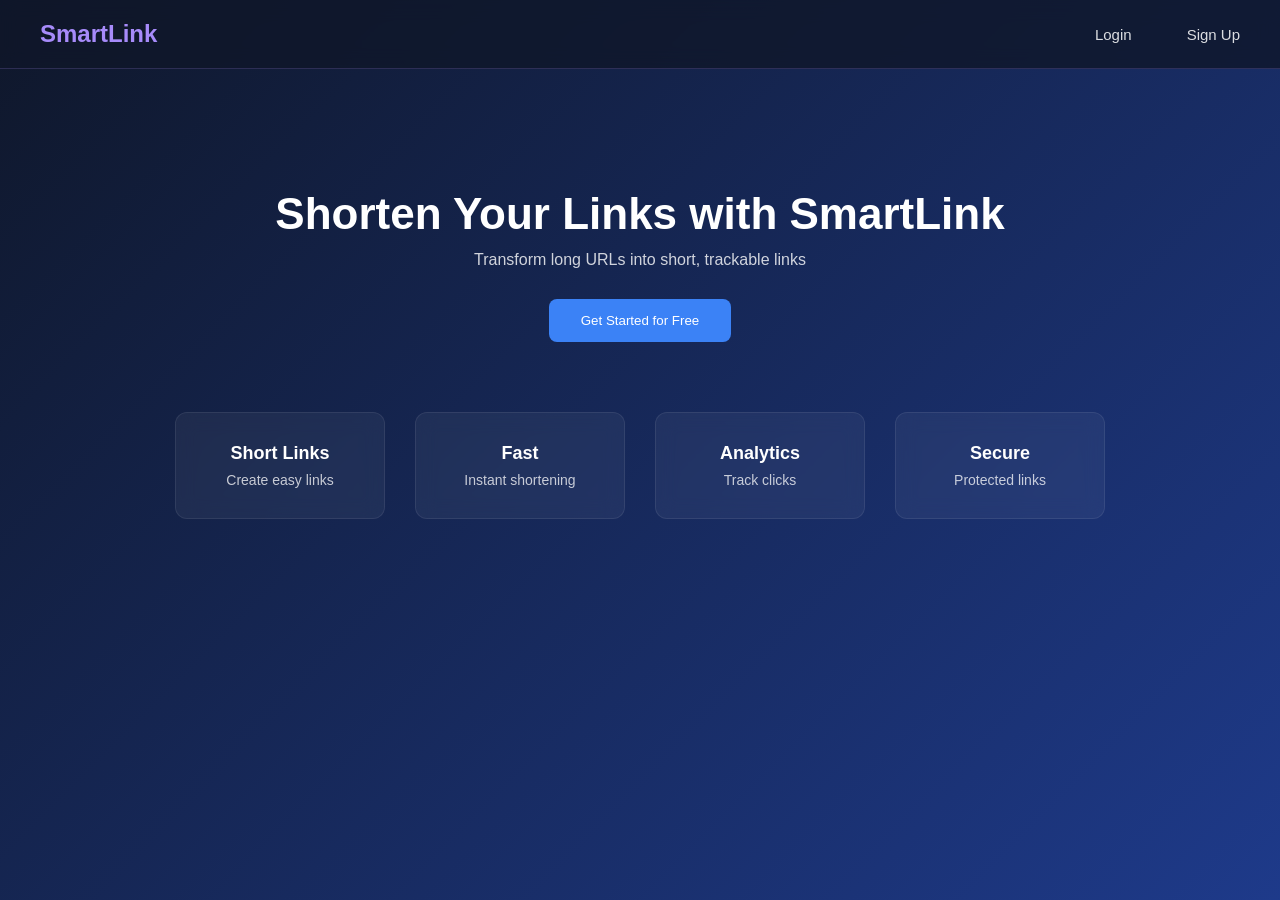
<file: templates/index.html>
<!DOCTYPE html>
<html>

<head>

<title>SmartLink</title>

<link rel="stylesheet" href="/static/css/style.css">

</head>

<body>

<!-- NAVBAR -->

<div class="navbar">

<div class="logo">SmartLink</div>

<div class="nav-links">
<a href="/login">Login</a>
<a href="/register">Sign Up</a>
</div>

</div>


<!-- HERO -->

<div class="hero">

<h1>Shorten Your Links with SmartLink</h1>

<p>Transform long URLs into short, trackable links</p>

<a href="/register">
<button class="btn">Get Started for Free</button>
</a>

</div>


<!-- FEATURES -->

<div class="features">

<div class="feature-card">
<h3>Short Links</h3>
<p>Create easy links</p>
</div>

<div class="feature-card">
<h3>Fast</h3>
<p>Instant shortening</p>
</div>

<div class="feature-card">
<h3>Analytics</h3>
<p>Track clicks</p>
</div>

<div class="feature-card">
<h3>Secure</h3>
<p>Protected links</p>
</div>

</div>

</body>

</html>
</file>
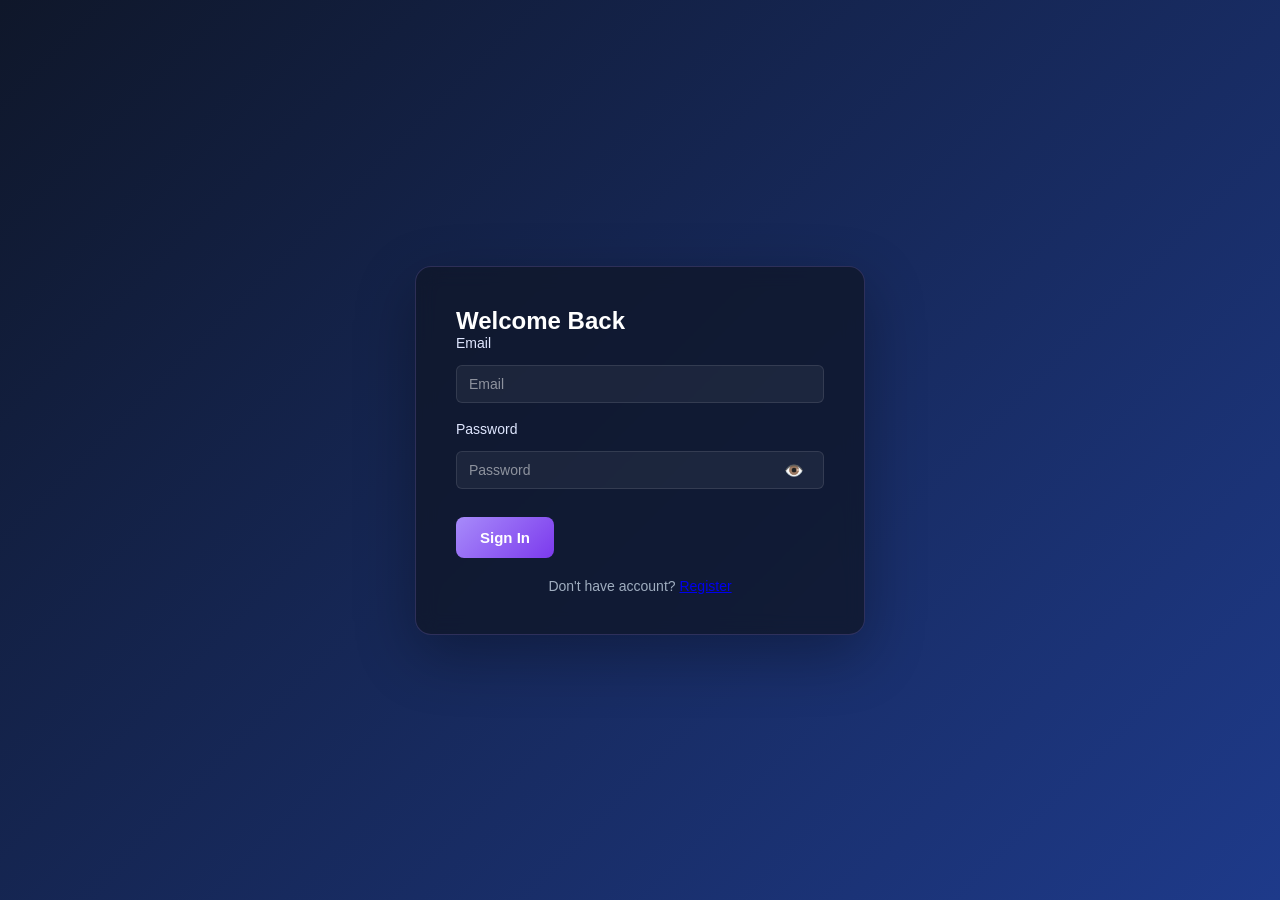
<file: templates/login.html>
<!DOCTYPE html>
<html>
<head>

<title>Login</title>

<link rel="stylesheet" href="/static/css/style.css">

</head>

<body>

<div class="auth-container">

<div class="auth-card">

<h2>Welcome Back</h2>

<form id="loginForm" class="form-container">

<div class="input-group">
<label for="email">Email</label>
<input id="email" placeholder="Email" type="email" required>
<span class="error-message" id="email-error"></span>
<span class="success-icon" id="email-success">✓</span>
</div>

<div class="input-group">
<label for="password">Password</label>
<div class="password-wrapper">
<input id="password" type="password" placeholder="Password" required>
<button type="button" class="toggle-password" id="togglePassword">👁️</button>
</div>
<span class="error-message" id="password-error"></span>
</div>

<div class="form-message" id="formMessage"></div>

<button type="submit" class="auth-btn" id="submitBtn">Sign In</button>

</form>

<div class="auth-links">
Don't have account?
<a href="/register">Register</a>
</div>

</div>

</div>

<script src="/static/js/login.js"></script>

</body>
</html>
</file>
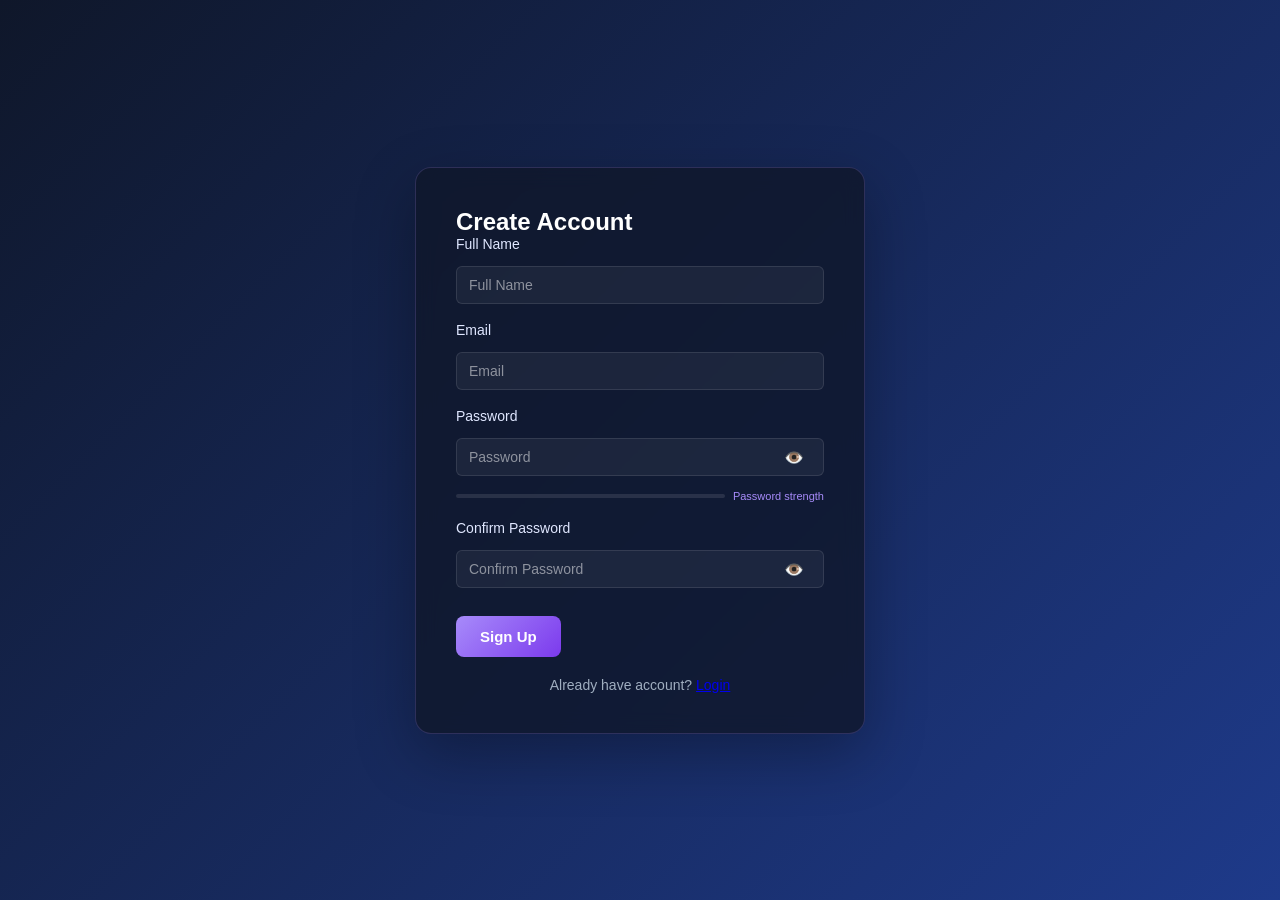
<file: templates/register.html>
<!DOCTYPE html>
<html>
<head>

<title>Register</title>

<link rel="stylesheet" href="/static/css/style.css">

</head>

<body>

<div class="auth-container">

<div class="auth-card">

<h2>Create Account</h2>

<form id="registerForm" class="form-container">

<div class="input-group">
<label for="username">Full Name</label>
<input id="username" placeholder="Full Name" type="text" required>
<span class="error-message" id="username-error"></span>
<span class="success-icon" id="username-success">✓</span>
</div>

<div class="input-group">
<label for="email">Email</label>
<input id="email" placeholder="Email" type="email" required>
<span class="error-message" id="email-error"></span>
<span class="success-icon" id="email-success">✓</span>
</div>

<div class="input-group">
<label for="password">Password</label>
<div class="password-wrapper">
<input id="password" type="password" placeholder="Password" required>
<button type="button" class="toggle-password" id="togglePassword">👁️</button>
</div>
<div class="password-strength-meter">
<div class="strength-bar" id="strengthBar"></div>
<span class="strength-label" id="strengthLabel">Password strength</span>
</div>
<span class="error-message" id="password-error"></span>
</div>

<div class="input-group">
<label for="confirm-password">Confirm Password</label>
<div class="password-wrapper">
<input id="confirm-password" type="password" placeholder="Confirm Password" required>
<button type="button" class="toggle-password" id="toggleConfirmPassword">👁️</button>
</div>
<span class="error-message" id="confirm-password-error"></span>
<span class="success-icon" id="confirm-password-success">✓</span>
</div>

<div class="form-message" id="formMessage"></div>

<button type="submit" class="auth-btn" id="submitBtn">Sign Up</button>

</form>

<div class="auth-links">
Already have account?
<a href="/login">Login</a>
</div>

</div>

</div>

<script src="/static/js/register.js"></script>

</body>
</html>
</file>
<file: static/css/style.css>
*{
margin:0;
padding:0;
box-sizing:border-box;
font-family: "Inter", sans-serif;
}

body{
min-height:100vh;
background: linear-gradient(135deg,#0f172a,#1e3a8a);
color:white;
}

/* NAVBAR */

.navbar{
display:flex;
justify-content:space-between;
align-items:center;
padding:25px 80px;
}

.logo{
font-size:22px;
font-weight:600;
color:#a78bfa;
}

.nav-links a{
margin-left:25px;
text-decoration:none;
color:white;
font-size:15px;
opacity:0.85;
transition:0.3s;
}

.nav-links a:hover{
opacity:1;
}

/* HERO SECTION */

.hero{
display:flex;
flex-direction:column;
align-items:center;
justify-content:center;
text-align:center;
margin-top:120px;
}

.hero h1{
font-size:44px;
font-weight:700;
margin-bottom:12px;
}

.hero p{
opacity:0.8;
margin-bottom:30px;
}

.btn{
background:#3b82f6;
padding:14px 32px;
border-radius:8px;
color:white;
font-weight:500;
border:none;
cursor:pointer;
transition:0.3s;
}

.btn:hover{
background:#2563eb;
transform:translateY(-2px);
}

/* FEATURE CARDS */

.features{
display:flex;
justify-content:center;
gap:30px;
margin-top:70px;
flex-wrap:wrap;
}

.feature-card{
background: rgba(255,255,255,0.05);
border:1px solid rgba(255,255,255,0.08);
backdrop-filter: blur(10px);
padding:30px;
width:210px;
border-radius:12px;
text-align:center;
transition:0.3s;
}

.feature-card:hover{
transform:translateY(-6px);
background: rgba(255,255,255,0.08);
}

.feature-card h3{
margin-bottom:8px;
font-size:18px;
}

.feature-card p{
opacity:0.75;
font-size:14px;
}

/* FORM INTERACTIVE STYLES */

.form-container {
    width: 100%;
}

.input-group {
    margin-bottom: 18px;
    position: relative;
}

.input-group label {
    display: block;
    font-size: 13px;
    font-weight: 500;
    color: #a78bfa;
    margin-bottom: 6px;
}

.input-group input {
    width: 100%;
    padding: 10px 12px;
    background: rgba(255, 255, 255, 0.05);
    border: 1px solid rgba(255, 255, 255, 0.1);
    border-radius: 6px;
    color: white;
    font-size: 14px;
    transition: all 0.3s ease;
    outline: none;
}

.input-group input::placeholder {
    color: rgba(255, 255, 255, 0.5);
}

.input-group input:focus {
    background: rgba(255, 255, 255, 0.08);
    border-color: #a78bfa;
    box-shadow: 0 0 0 2px rgba(167, 139, 250, 0.1);
}

.input-group input.error {
    border-color: #ef4444;
    background: rgba(239, 68, 68, 0.08);
}

.input-group input.valid {
    border-color: #10b981;
    background: rgba(16, 185, 129, 0.08);
}

.error-message {
    display: none;
    font-size: 12px;
    color: #ef4444;
    margin-top: 4px;
    animation: slideDown 0.2s ease;
}

.error-message.show {
    display: block;
}

.success-icon {
    position: absolute;
    right: 12px;
    top: 35px;
    color: #10b981;
    font-size: 16px;
    opacity: 0;
    transition: opacity 0.3s ease;
}

.success-icon.show {
    opacity: 1;
}

/* Password Wrapper */

.password-wrapper {
    position: relative;
    display: flex;
    align-items: center;
}

.password-wrapper input {
    width: 100%;
    padding-right: 40px;
}

.toggle-password {
    position: absolute;
    right: 10px;
    background: none;
    border: none;
    color: #a78bfa;
    cursor: pointer;
    font-size: 16px;
    padding: 6px;
    transition: all 0.2s ease;
    top: 50%;
    transform: translateY(-50%);
}

.toggle-password:hover {
    color: #c4b5fd;
    transform: translateY(-50%) scale(1.1);
}

/* Password Strength Meter */

.password-strength-meter {
    display: flex;
    align-items: center;
    gap: 8px;
    margin-top: 6px;
}

.strength-bar {
    flex: 1;
    height: 4px;
    background: rgba(255, 255, 255, 0.1);
    border-radius: 2px;
    overflow: hidden;
}

.strength-bar.weak {
    background: linear-gradient(to right, #ef4444 33%, rgba(255, 255, 255, 0.1) 33%);
}

.strength-bar.fair {
    background: linear-gradient(to right, #f59e0b 66%, rgba(255, 255, 255, 0.1) 66%);
}

.strength-bar.strong {
    background: #10b981;
}

.strength-label {
    font-size: 11px;
    color: #a78bfa;
    min-width: 60px;
}

/* Form Message */

.form-message {
    padding: 10px 12px;
    border-radius: 6px;
    font-size: 13px;
    margin-bottom: 15px;
    display: none;
    animation: slideDown 0.3s ease;
}

.form-message.error {
    background: rgba(239, 68, 68, 0.1);
    border: 1px solid rgba(239, 68, 68, 0.3);
    color: #fca5a5;
    display: block;
}

.form-message.success {
    background: rgba(16, 185, 129, 0.1);
    border: 1px solid rgba(16, 185, 129, 0.3);
    color: #86efac;
    display: block;
}

@keyframes slideDown {
    from {
        opacity: 0;
        transform: translateY(-10px);
    }
    to {
        opacity: 1;
        transform: translateY(0);
    }
}

/* ========== AUTH PAGES ========== */

.auth-container {
    display: flex;
    align-items: center;
    justify-content: center;
    min-height: 100vh;
    padding: 20px;
}

.auth-card {
    background: rgba(15, 23, 42, 0.8);
    backdrop-filter: blur(10px);
    border: 1px solid rgba(167, 139, 250, 0.2);
    border-radius: 16px;
    padding: 40px;
    width: 100%;
    max-width: 450px;
    box-shadow: 0 20px 60px rgba(0, 0, 0, 0.3);
    animation: slideUp 0.5s ease-out;
}

@keyframes slideUp {
    from {
        opacity: 0;
        transform: translateY(30px);
    }
    to {
        opacity: 1;
        transform: translateY(0);
    }
}

.register-card {
    max-width: 500px;
}

.auth-header {
    text-align: center;
    margin-bottom: 30px;
}

.auth-header h2 {
    font-size: 28px;
    font-weight: 700;
    margin-bottom: 8px;
    color: #fff;
}

.auth-header p {
    color: #a78bfa;
    font-size: 14px;
    opacity: 0.9;
}

/* Form Styles */

.register-form {
    display: flex;
    flex-direction: column;
    gap: 20px;
}

.form-group {
    display: flex;
    flex-direction: column;
    gap: 8px;
}

.form-group label {
    font-size: 14px;
    font-weight: 500;
    color: #e0e7ff;
}

.input-wrapper {
    position: relative;
    display: flex;
    align-items: center;
}

.form-input {
    width: 100%;
    padding: 12px 40px 12px 14px;
    background: rgba(255, 255, 255, 0.05);
    border: 1px solid rgba(255, 255, 255, 0.1);
    border-radius: 8px;
    color: white;
    font-size: 14px;
    transition: all 0.3s ease;
    outline: none;
}

.form-input::placeholder {
    color: rgba(255, 255, 255, 0.5);
}

.form-input:focus {
    background: rgba(255, 255, 255, 0.08);
    border-color: #a78bfa;
    box-shadow: 0 0 0 3px rgba(167, 139, 250, 0.1);
}

.form-input.error {
    border-color: #ef4444;
    background: rgba(239, 68, 68, 0.1);
}

.form-input.success {
    border-color: #10b981;
    background: rgba(16, 185, 129, 0.1);
}

.input-icon {
    position: absolute;
    right: 12px;
    font-size: 16px;
    transition: all 0.3s ease;
}

.form-input.success ~ .input-icon::before {
    content: "✓";
    color: #10b981;
}

.form-input.error ~ .input-icon::before {
    content: "✕";
    color: #ef4444;
}

.validation-feedback {
    display: none;
    font-size: 12px;
    margin-top: 4px;
    color: #ef4444;
}

.form-input.error ~ .validation-feedback {
    display: block;
}

/* Password Strength Meter */

.password-strength {
    display: flex;
    align-items: center;
    gap: 10px;
    margin-top: 8px;
}

.strength-bar {
    flex: 1;
    height: 4px;
    background: rgba(255, 255, 255, 0.1);
    border-radius: 2px;
    overflow: hidden;
}

.strength-fill {
    height: 100%;
    width: 0%;
    background: #ef4444;
    border-radius: 2px;
    transition: all 0.3s ease;
}

.strength-fill.weak {
    width: 33%;
    background: #ef4444;
}

.strength-fill.fair {
    width: 66%;
    background: #f59e0b;
}

.strength-fill.strong {
    width: 100%;
    background: #10b981;
}

.strength-text {
    font-size: 12px;
    color: #a78bfa;
    min-width: 50px;
}

/* Toggle Password Button */

.toggle-password {
    position: absolute;
    right: 12px;
    background: none;
    border: none;
    color: #a78bfa;
    cursor: pointer;
    padding: 4px 8px;
    display: flex;
    align-items: center;
    justify-content: center;
    transition: all 0.2s ease;
    font-size: 16px;
}

.toggle-password:hover {
    color: #c4b5fd;
    transform: scale(1.1);
}

/* Checkbox */

.checkbox-group {
    display: flex;
    align-items: center;
    gap: 8px;
    margin: 15px 0;
}

.checkbox-group input[type="checkbox"] {
    width: 18px;
    height: 18px;
    cursor: pointer;
    accent-color: #a78bfa;
}

.checkbox-label {
    font-size: 13px;
    color: #e0e7ff;
    cursor: pointer;
    transition: color 0.3s ease;
}

.checkbox-label:hover {
    color: #a78bfa;
}

/* ========== DASHBOARD STYLES ========== */

.dashboard-container {
    min-height: 100vh;
    background: linear-gradient(135deg, #0f172a, #1e3a8a);
    color: white;
}

.navbar {
    display: flex;
    justify-content: space-between;
    align-items: center;
    padding: 20px 40px;
    background: rgba(15, 23, 42, 0.8);
    border-bottom: 1px solid rgba(167, 139, 250, 0.2);
    backdrop-filter: blur(10px);
}

.logo {
    font-size: 24px;
    font-weight: 700;
    color: #a78bfa;
    text-decoration: none;
    display: inline-block;
    cursor: pointer;
    transition: all 0.3s ease;
}

.logo:hover {
    color: #c4b5fd;
    transform: scale(1.05);
}

.nav-links {
    display: flex;
    align-items: center;
    gap: 30px;
}

.nav-link {
    color: #e0e7ff;
    text-decoration: none;
    font-size: 14px;
    transition: all 0.3s ease;
}

.nav-link:hover {
    color: #a78bfa;
}

.user-info {
    color: #a78bfa;
    font-size: 14px;
}

.logout-btn {
    padding: 8px 16px;
    background: rgba(167, 139, 250, 0.2);
    color: #a78bfa;
    border: 1px solid #a78bfa;
    border-radius: 6px;
    cursor: pointer;
    font-size: 14px;
    transition: all 0.3s ease;
}

.logout-btn:hover {
    background: #a78bfa;
    color: white;
}

.dashboard-main {
    max-width: 1200px;
    margin: 40px auto;
    padding: 0 20px;
}

.dashboard-card {
    background: rgba(15, 23, 42, 0.8);
    backdrop-filter: blur(10px);
    border: 1px solid rgba(167, 139, 250, 0.2);
    border-radius: 16px;
    padding: 40px;
    margin-bottom: 40px;
    animation: slideUp 0.5s ease-out;
}

.dashboard-card h1 {
    font-size: 32px;
    margin-bottom: 10px;
    color: white;
}

.subtitle {
    color: #a78bfa;
    font-size: 14px;
    margin-bottom: 30px;
    opacity: 0.9;
}

.shorten-form {
    display: flex;
    flex-direction: column;
    gap: 20px;
}

.input-group {
    display: flex;
    flex-direction: column;
    gap: 8px;
}

.input-group label {
    font-size: 14px;
    font-weight: 500;
    color: #e0e7ff;
}

.input-wrapper {
    position: relative;
    display: flex;
    align-items: center;
}

.input-wrapper input {
    width: 100%;
    padding: 12px 40px 12px 14px;
    background: rgba(255, 255, 255, 0.05);
    border: 1px solid rgba(255, 255, 255, 0.1);
    border-radius: 8px;
    color: white;
    font-size: 14px;
    transition: all 0.3s ease;
    outline: none;
}

.input-wrapper input::placeholder {
    color: rgba(255, 255, 255, 0.5);
}

.input-wrapper input:focus {
    background: rgba(255, 255, 255, 0.08);
    border-color: #a78bfa;
    box-shadow: 0 0 0 3px rgba(167, 139, 250, 0.1);
}

.input-wrapper input.valid {
    border-color: #10b981;
    background: rgba(16, 185, 129, 0.08);
}

.input-wrapper input.error {
    border-color: #ef4444;
    background: rgba(239, 68, 68, 0.08);
}

.input-icon {
    position: absolute;
    right: 12px;
    font-size: 16px;
    color: #10b981;
}

.validation-msg {
    display: none;
    font-size: 12px;
    color: #ef4444;
    margin-top: 4px;
}

.input-wrapper input.error ~ .validation-msg {
    display: block;
}

.form-message {
    padding: 12px 14px;
    border-radius: 8px;
    font-size: 14px;
    display: none;
    animation: slideDown 0.3s ease;
}

.form-message.error {
    background: rgba(239, 68, 68, 0.1);
    border: 1px solid rgba(239, 68, 68, 0.3);
    color: #fca5a5;
    display: block;
}

.form-message.success {
    background: rgba(16, 185, 129, 0.1);
    border: 1px solid rgba(16, 185, 129, 0.3);
    color: #86efac;
    display: block;
}

.btn-primary {
    padding: 12px 24px;
    background: linear-gradient(135deg, #a78bfa, #7c3aed);
    color: white;
    border: none;
    border-radius: 8px;
    font-size: 15px;
    font-weight: 600;
    cursor: pointer;
    transition: all 0.3s ease;
    display: flex;
    align-items: center;
    justify-content: center;
    gap: 10px;
    margin-top: 10px;
}

.btn-primary:hover:not(:disabled) {
    transform: translateY(-2px);
    box-shadow: 0 8px 20px rgba(167, 139, 250, 0.4);
    background: linear-gradient(135deg, #c4b5fd, #a78bfa);
}

.btn-primary:disabled {
    opacity: 0.7;
    cursor: not-allowed;
}

.btn-loader {
    width: 0;
    height: 16px;
    border: 2px solid transparent;
    border-top-color: white;
    border-radius: 50%;
    animation: none;
    display: none;
}

.btn-primary.loading .btn-loader {
    width: 16px;
    display: block;
    animation: spin 0.8s linear infinite;
}

.btn-primary.loading .btn-text {
    display: none;
}

.results-section {
    display: flex;
    flex-direction: column;
    gap: 40px;
}

#resultContainer {
    background: rgba(15, 23, 42, 0.8);
    backdrop-filter: blur(10px);
    border: 1px solid rgba(167, 139, 250, 0.2);
    border-radius: 16px;
    padding: 30px;
    animation: slideUp 0.5s ease-out;
}

#resultContainer h2 {
    font-size: 20px;
    margin-bottom: 20px;
    color: white;
}

.result-card {
    display: flex;
    flex-direction: column;
    gap: 20px;
}

.url-display {
    display: flex;
    flex-direction: column;
    gap: 8px;
}

.url-display label {
    font-size: 13px;
    font-weight: 500;
    color: #a78bfa;
}

.url-box {
    position: relative;
    display: flex;
    align-items: center;
    background: rgba(255, 255, 255, 0.05);
    border: 1px solid rgba(167, 139, 250, 0.2);
    border-radius: 8px;
    padding: 10px;
    gap: 10px;
}

.url-input {
    flex: 1;
    background: none;
    border: none;
    color: white;
    font-size: 14px;
    outline: none;
    padding: 0;
    word-break: break-all;
}

.copy-btn {
    background: rgba(167, 139, 250, 0.2);
    border: 1px solid rgba(167, 139, 250, 0.3);
    color: #a78bfa;
    padding: 8px 12px;
    border-radius: 6px;
    cursor: pointer;
    transition: all 0.2s ease;
    font-size: 16px;
    display: flex;
    align-items: center;
    justify-content: center;
}

.copy-btn:hover {
    background: #a78bfa;
    color: white;
    transform: scale(1.05);
}

.copy-icon {
    font-size: 16px;
}

.url-stats {
    display: grid;
    grid-template-columns: repeat(2, 1fr);
    gap: 15px;
    margin-top: 20px;
    padding-top: 20px;
    border-top: 1px solid rgba(167, 139, 250, 0.2);
}

.stat-item {
    display: flex;
    flex-direction: column;
    gap: 5px;
    padding: 15px;
    background: rgba(167, 139, 250, 0.05);
    border-radius: 8px;
    border: 1px solid rgba(167, 139, 250, 0.1);
}

.stat-label {
    font-size: 12px;
    color: #a78bfa;
    font-weight: 500;
}

.stat-value {
    font-size: 18px;
    font-weight: 700;
    color: #86efac;
}

#historySection {
    background: rgba(15, 23, 42, 0.8);
    backdrop-filter: blur(10px);
    border: 1px solid rgba(167, 139, 250, 0.2);
    border-radius: 16px;
    padding: 30px;
}

#historySection h2 {
    font-size: 20px;
    margin-bottom: 20px;
    color: white;
}

.history-list {
    display: flex;
    flex-direction: column;
    gap: 12px;
    max-height: 400px;
    overflow-y: auto;
}

.history-item {
    padding: 15px;
    background: rgba(167, 139, 250, 0.05);
    border: 1px solid rgba(167, 139, 250, 0.1);
    border-radius: 8px;
    transition: all 0.3s ease;
}

.history-item:hover {
    background: rgba(167, 139, 250, 0.1);
    border-color: rgba(167, 139, 250, 0.3);
}

.history-url {
    margin-bottom: 8px;
}

.history-url a {
    color: #a78bfa;
    text-decoration: none;
    font-weight: 500;
    word-break: break-all;
}

.history-url a:hover {
    text-decoration: underline;
}

.history-original {
    color: #cbd5e1;
    font-size: 12px;
    word-break: break-all;
    margin-bottom: 8px;
}

.history-stats {
    display: flex;
    gap: 15px;
    font-size: 12px;
    color: #a78bfa;
}

@media (max-width: 768px) {
    .navbar {
        padding: 15px 20px;
        flex-wrap: wrap;
        gap: 15px;
    }
    
    .nav-links {
        gap: 15px;
    }
    
    .dashboard-card {
        padding: 20px;
    }
    
    .url-stats {
        grid-template-columns: 1fr;
    }
    
    .dashboard-main {
        margin: 20px auto;
    }
}

/* Message Container */

.message-container {
    padding: 12px 14px;
    border-radius: 8px;
    font-size: 14px;
    display: none;
    animation: slideDown 0.3s ease;
}

@keyframes slideDown {
    from {
        opacity: 0;
        transform: translateY(-10px);
    }
    to {
        opacity: 1;
        transform: translateY(0);
    }
}

.message-container.error {
    background: rgba(239, 68, 68, 0.1);
    border: 1px solid rgba(239, 68, 68, 0.3);
    color: #fca5a5;
    display: block;
}

.message-container.success {
    background: rgba(16, 185, 129, 0.1);
    border: 1px solid rgba(16, 185, 129, 0.3);
    color: #86efac;
    display: block;
}

/* Submit Button */

.auth-btn {
    padding: 12px 24px;
    background: linear-gradient(135deg, #a78bfa, #7c3aed);
    color: white;
    border: none;
    border-radius: 8px;
    font-size: 15px;
    font-weight: 600;
    cursor: pointer;
    transition: all 0.3s ease;
    position: relative;
    overflow: hidden;
    margin-top: 10px;
}

.auth-btn:hover:not(:disabled) {
    transform: translateY(-2px);
    box-shadow: 0 8px 20px rgba(167, 139, 250, 0.4);
    background: linear-gradient(135deg, #c4b5fd, #a78bfa);
}

.auth-btn:active:not(:disabled) {
    transform: translateY(0);
}

.auth-btn:disabled {
    opacity: 0.7;
    cursor: not-allowed;
}

.signup-btn {
    display: flex;
    align-items: center;
    justify-content: center;
    gap: 10px;
}

.btn-loader {
    width: 0;
    height: 16px;
    border: 2px solid transparent;
    border-top-color: white;
    border-radius: 50%;
    animation: none;
    display: none;
}

.auth-btn.loading .btn-loader {
    width: 16px;
    display: block;
    animation: spin 0.8s linear infinite;
}

@keyframes spin {
    to {
        transform: rotate(360deg);
    }
}

.auth-btn.loading .btn-text {
    display: none;
}

/* Auth Links */

.auth-links {
    text-align: center;
    font-size: 14px;
    color: #a0aec0;
    margin-top: 20px;
}

.auth-link {
    color: #a78bfa;
    text-decoration: none;
    cursor: pointer;
    font-weight: 600;
    transition: all 0.3s ease;
}

.auth-link:hover {
    color: #c4b5fd;
    text-decoration: underline;
}

/* Register Features */

.register-features {
    display: grid;
    grid-template-columns: 1fr;
    gap: 12px;
    margin-top: 30px;
    padding-top: 30px;
    border-top: 1px solid rgba(255, 255, 255, 0.1);
}

.feature-item {
    display: flex;
    align-items: center;
    gap: 10px;
    font-size: 13px;
    color: #cbd5e1;
}

.feature-icon {
    font-size: 18px;
    display: flex;
    align-items: center;
    justify-content: center;
    width: 24px;
    height: 24px;
    background: rgba(167, 139, 250, 0.1);
    border-radius: 6px;
}

/* Responsive */

@media (max-width: 480px) {
    .auth-card {
        padding: 24px;
    }

    .auth-header h2 {
        font-size: 24px;
    }

    .auth-container {
        padding: 10px;
    }
}/* ========== ANALYTICS STYLES ========== */

.analytics-container {
    min-height: 100vh;
    background: linear-gradient(135deg, #0f172a, #1e3a8a);
    color: white;
}

.analytics-main {
    max-width: 1400px;
    margin: 0 auto;
    padding: 40px 20px;
}

.analytics-header {
    text-align: center;
    margin-bottom: 40px;
    animation: slideDown 0.5s ease-out;
}

.analytics-header h1 {
    font-size: 36px;
    margin-bottom: 10px;
    color: white;
}

.search-section {
    margin-bottom: 40px;
}

.search-box {
    display: flex;
    gap: 12px;
    margin-bottom: 30px;
    flex-wrap: wrap;
}

.search-input {
    flex: 1;
    min-width: 250px;
    padding: 12px 16px;
    background: rgba(255, 255, 255, 0.05);
    border: 1px solid rgba(167, 139, 250, 0.2);
    border-radius: 8px;
    color: white;
    font-size: 14px;
    outline: none;
    transition: all 0.3s ease;
}

.search-input::placeholder {
    color: rgba(255, 255, 255, 0.5);
}

.search-input:focus {
    background: rgba(255, 255, 255, 0.08);
    border-color: #a78bfa;
    box-shadow: 0 0 0 3px rgba(167, 139, 250, 0.1);
}

.btn-search {
    padding: 12px 24px;
    background: linear-gradient(135deg, #a78bfa, #7c3aed);
    color: white;
    border: none;
    border-radius: 8px;
    font-size: 14px;
    font-weight: 600;
    cursor: pointer;
    transition: all 0.3s ease;
    white-space: nowrap;
}

.btn-search:hover {
    transform: translateY(-2px);
    box-shadow: 0 8px 20px rgba(167, 139, 250, 0.4);
    background: linear-gradient(135deg, #c4b5fd, #a78bfa);
}

.btn-search.secondary {
    background: rgba(167, 139, 250, 0.2);
    border: 1px solid #a78bfa;
    color: #a78bfa;
}

.btn-search.secondary:hover {
    background: #a78bfa;
    color: white;
}

.stats-cards {
    display: grid;
    grid-template-columns: repeat(auto-fit, minmax(200px, 1fr));
    gap: 20px;
    margin-bottom: 40px;
}

.stat-card {
    background: rgba(15, 23, 42, 0.8);
    backdrop-filter: blur(10px);
    border: 1px solid rgba(167, 139, 250, 0.2);
    border-radius: 12px;
    padding: 20px;
    display: flex;
    align-items: center;
    gap: 15px;
    animation: slideUp 0.5s ease-out;
    transition: all 0.3s ease;
}

.stat-card:hover {
    border-color: #a78bfa;
    transform: translateY(-2px);
    box-shadow: 0 4px 15px rgba(167, 139, 250, 0.2);
}

.stat-icon {
    font-size: 32px;
}

.stat-content {
    flex: 1;
}

.stat-label {
    font-size: 12px;
    color: #a78bfa;
    font-weight: 500;
    margin-bottom: 4px;
}

.stat-number {
    font-size: 24px;
    font-weight: 700;
    color: #86efac;
}

.charts-container {
    display: grid;
    gap: 30px;
}

.chart-row {
    display: grid;
    grid-template-columns: repeat(auto-fit, minmax(350px, 1fr));
    gap: 20px;
}

.chart-card {
    background: rgba(15, 23, 42, 0.8);
    backdrop-filter: blur(10px);
    border: 1px solid rgba(167, 139, 250, 0.2);
    border-radius: 12px;
    padding: 24px;
    animation: slideUp 0.6s ease-out;
}

.chart-card h3 {
    margin: 0 0 20px 0;
    color: white;
    font-size: 16px;
    font-weight: 600;
}

.chart-card.full-width {
    grid-column: 1 / -1;
}

.chart-card.pie-chart-compact {
    max-width: 500px;
    grid-column: 1 / -1;
}

.pie-chart-container {
    position: relative;
    width: 100%;
    height: 300px;
    margin: 0 auto;
}

.pie-chart-container canvas {
    max-width: 100%;
    max-height: 100%;
}

.bar-chart-container {
    position: relative;
    width: 100%;
    height: 300px;
    margin: 0 auto;
}

.bar-chart-container canvas {
    max-width: 100%;
    max-height: 100%;
}

/* Side-by-Side Chart Layout */
.total-clicks-charts-grid {
    display: grid;
    gap: 20px;
    margin-bottom: 20px;
}

.chart-row {
    display: grid;
    grid-template-columns: repeat(2, 1fr);
    gap: 20px;
}

.chart-half {
    width: 100%;
}

.bar-chart-compact {
    max-width: 100%;
}

.pie-chart-compact {
    max-width: 100%;
}

.overview-section {
    animation: slideUp 0.6s ease-out;
}

.overview-section h2 {
    margin-bottom: 20px;
    color: white;
    font-size: 24px;
}

.urls-grid {
    display: grid;
    grid-template-columns: repeat(auto-fill, minmax(300px, 1fr));
    gap: 16px;
}

.url-card {
    background: rgba(15, 23, 42, 0.8);
    backdrop-filter: blur(10px);
    border: 1px solid rgba(167, 139, 250, 0.2);
    border-radius: 12px;
    padding: 20px;
    cursor: pointer;
    transition: all 0.3s ease;
    display: flex;
    justify-content: space-between;
    align-items: flex-start;
}

.url-card:hover {
    border-color: #a78bfa;
    transform: translateY(-4px);
    box-shadow: 0 8px 24px rgba(167, 139, 250, 0.2);
}

.url-rank {
    font-size: 20px;
    font-weight: 700;
    color: #a78bfa;
    margin-bottom: 8px;
}

.url-info {
    flex: 1;
}

.url-code {
    color: white;
    font-size: 16px;
    margin-bottom: 6px;
}

.url-original {
    color: #cbd5e1;
    font-size: 12px;
    word-break: break-all;
    margin-bottom: 8px;
}

.url-meta {
    display: flex;
    gap: 8px;
    flex-wrap: wrap;
}

.badge {
    background: rgba(167, 139, 250, 0.2);
    color: #a78bfa;
    padding: 4px 10px;
    border-radius: 4px;
    font-size: 11px;
    font-weight: 500;
}

.badge.date {
    background: rgba(16, 185, 129, 0.2);
    color: #86efac;
}

/* Interactive Summary Cards */
.clicks-summary-cards {
    display: grid;
    grid-template-columns: repeat(auto-fit, minmax(200px, 1fr));
    gap: 16px;
    margin-bottom: 30px;
}

.summary-card {
    background: rgba(15, 23, 42, 0.8);
    backdrop-filter: blur(10px);
    border: 1px solid rgba(167, 139, 250, 0.2);
    border-radius: 12px;
    padding: 20px;
    display: flex;
    gap: 15px;
    align-items: center;
    transition: all 0.3s ease;
    cursor: pointer;
    animation: slideUp 0.6s ease-out;
}

.summary-card:hover {
    border-color: #a78bfa;
    background: rgba(167, 139, 250, 0.1);
    box-shadow: 0 8px 24px rgba(167, 139, 250, 0.25);
}

.summary-icon {
    font-size: 32px;
    min-width: 40px;
    text-align: center;
}

.summary-content {
    flex: 1;
}

.summary-label {
    color: #cbd5e1;
    font-size: 12px;
    font-weight: 500;
    text-transform: uppercase;
    letter-spacing: 0.5px;
    margin-bottom: 6px;
}

.summary-value {
    color: #a78bfa;
    font-size: 24px;
    font-weight: 700;
}

.url-arrow {
    color: #a78bfa;
    font-size: 20px;
    font-weight: bold;
}

.message {
    padding: 14px 16px;
    border-radius: 8px;
    font-size: 14px;
    margin-bottom: 20px;
    animation: slideDown 0.3s ease;
}

.message.error {
    background: rgba(239, 68, 68, 0.1);
    border: 1px solid rgba(239, 68, 68, 0.3);
    color: #fca5a5;
}

.message.success {
    background: rgba(16, 185, 129, 0.1);
    border: 1px solid rgba(16, 185, 129, 0.3);
    color: #86efac;
}

/* ========== ANALYTICS DASHBOARD CUSTOM STYLES ========== */
.analytics-top-panel {
    display: flex;
    flex-direction: column;
    gap: 20px;
    margin-bottom: 32px;
}

.analytics-header-panel {
    background: rgba(15, 23, 42, 0.92);
    border: 1px solid rgba(167, 139, 250, 0.18);
    backdrop-filter: blur(18px);
    border-radius: 24px;
    padding: 32px;
    display: flex;
    justify-content: space-between;
    align-items: flex-start;
    gap: 16px;
}

.analytics-header-panel h1 {
    font-size: 34px;
    margin-bottom: 10px;
}

.page-label {
    color: #c4b5fd;
    font-size: 13px;
    letter-spacing: 0.12em;
    text-transform: uppercase;
    margin-bottom: 10px;
}

.analytics-actions {
    display: flex;
    flex-wrap: wrap;
    gap: 12px;
}

.btn-primary,
.btn-secondary,
.btn-search {
    border: none;
    border-radius: 14px;
    padding: 14px 24px;
    cursor: pointer;
    transition: transform 0.2s ease, background 0.2s ease;
    font-size: 14px;
}

.btn-primary {
    background: #8b5cf6;
    color: white;
}

.btn-secondary {
    background: rgba(255, 255, 255, 0.08);
    border: 1px solid rgba(255, 255, 255, 0.14);
    color: #e2e8f0;
}

.btn-search {
    background: #6366f1;
    color: white;
}

.btn-primary:hover,
.btn-secondary:hover,
.btn-search:hover {
    transform: translateY(-1px);
}

.analytics-summary-grid,
.stats-grid {
    display: grid;
    grid-template-columns: repeat(4, minmax(0, 1fr));
    gap: 18px;
    margin-bottom: 28px;
}

.summary-card,
.info-card {
    background: rgba(255, 255, 255, 0.05);
    border: 1px solid rgba(167, 139, 250, 0.16);
    border-radius: 20px;
    padding: 22px;
    min-height: 140px;
}

.large-card {
    grid-column: span 2;
    display: flex;
    flex-direction: column;
    justify-content: space-between;
}

.summary-card-top {
    display: flex;
    justify-content: space-between;
    align-items: center;
    margin-bottom: 16px;
}

.summary-card-top span,
.info-title,
.summary-label {
    color: #a5b4fc;
    font-size: 13px;
}

.summary-icon {
    width: 44px;
    height: 44px;
    background: rgba(167, 139, 250, 0.18);
    border-radius: 16px;
    display: grid;
    place-items: center;
    font-size: 20px;
}

.summary-card-value,
.info-value {
    color: white;
    font-size: 36px;
    font-weight: 700;
    margin-bottom: 6px;
}

.summary-card-note {
    color: #6b7280;
    font-size: 13px;
    line-height: 1.5;
}

.analytics-search-panel {
    display: flex;
    gap: 14px;
    flex-wrap: wrap;
    align-items: center;
    margin-bottom: 32px;
}

.search-input {
    width: 100%;
    max-width: 420px;
    padding: 16px 18px;
    background: rgba(255, 255, 255, 0.06);
    border: 1px solid rgba(255, 255, 255, 0.12);
    border-radius: 14px;
    color: white;
    outline: none;
    font-size: 15px;
}

.chart-layout {
    display: grid;
    grid-template-columns: repeat(2, minmax(0, 1fr));
    gap: 20px;
    margin-bottom: 24px;
}

.chart-panel {
    background: rgba(15, 23, 42, 0.92);
    border: 1px solid rgba(167, 139, 250, 0.16);
    border-radius: 24px;
    padding: 24px;
}

.chart-panel.full-width {
    grid-column: 1 / -1;
}

.chart-panel-header h3 {
    color: #e2e8f0;
    font-size: 18px;
    margin-bottom: 16px;
}

.chart-panel canvas {
    width: 100% !important;
    height: 300px !important;
}

.dashboard-row {
    display: grid;
    grid-template-columns: 1fr 1.2fr 1.2fr;
    gap: 24px;
    margin-bottom: 28px;
    align-items: stretch;
}

.total-clicks-card {
    display: flex;
    flex-direction: column;
    justify-content: center;
    align-items: center;
    text-align: center;
    min-height: 380px;
    transition: transform 0.25s ease, border-color 0.25s ease, box-shadow 0.25s ease;
    cursor: pointer;
    background: rgba(255, 255, 255, 0.92);
    border: 1px solid rgba(200, 200, 200, 0.3);
    border-radius: 20px;
    padding: 32px;
    box-shadow: 0 8px 24px rgba(0, 0, 0, 0.1);
}

.total-clicks-card:hover {
    transform: translateY(-4px);
    box-shadow: 0 20px 50px rgba(0, 0, 0, 0.15);
    border-color: rgba(150, 150, 150, 0.4);
}

.total-clicks-value {
    font-size: 5rem;
    font-weight: 800;
    color: #1f2937;
    margin: 16px 0 12px;
    line-height: 1;
    letter-spacing: -2px;
}

.total-clicks-subtitle {
    color: #6b7280;
    font-size: 15px;
    margin-bottom: 18px;
    display: flex;
    align-items: center;
    justify-content: center;
    gap: 12px;
    flex-wrap: wrap;
}

.short-code-display {
    color: #374151;
    font-weight: 700;
}

.copy-code-btn {
    background: rgba(0, 0, 0, 0.08);
    color: #6b7280;
    border: 1px solid rgba(0, 0, 0, 0.15);
    border-radius: 999px;
    padding: 6px 12px;
    font-size: 12px;
    cursor: pointer;
    transition: all 0.2s ease;
    display: none;
}

.copy-code-btn:hover {
    background: #3b82f6;
    border-color: #60a5fa;
    color: white;
    transform: translateY(-1px);
}

.chart-panel {
    min-height: 380px;
    display: flex;
    flex-direction: column;
    background: rgba(255, 255, 255, 0.92);
    border: 1px solid rgba(200, 200, 200, 0.3);
    border-radius: 20px;
    padding: 24px;
    box-shadow: 0 8px 24px rgba(0, 0, 0, 0.1);
}

.chart-panel-header {
    margin-bottom: 20px;
}

.chart-panel-header h3 {
    margin: 0;
    font-size: 16px;
    color: #1f2937;
    font-weight: 700;
}

.overview-header {
    display: flex;
    justify-content: space-between;
    align-items: flex-start;
    gap: 16px;
    margin-bottom: 18px;
}

.overview-header h2 {
    font-size: 22px;
    color: white;
}

.overview-header p {
    color: #cbd5e1;
    font-size: 14px;
}

.urls-grid {
    display: grid;
    grid-template-columns: repeat(3, minmax(280px, 1fr));
    gap: 16px;
}

.url-card {
    background: rgba(255, 255, 255, 0.04);
    border: 1px solid rgba(255, 255, 255, 0.08);
    border-radius: 18px;
    padding: 22px;
    cursor: pointer;
    transition: transform 0.25s ease, border-color 0.25s ease;
    display: flex;
    justify-content: space-between;
    align-items: flex-start;
}

.url-card:hover {
    transform: translateY(-3px);
    border-color: rgba(167, 139, 250, 0.4);
}

.url-code {
    font-size: 16px;
    font-weight: 700;
    color: white;
    margin-bottom: 10px;
}

.url-original {
    color: #cbd5e1;
    font-size: 13px;
    word-break: break-all;
    margin-bottom: 10px;
}

.badge {
    background: rgba(167, 139, 250, 0.18);
    color: #a78bfa;
    padding: 6px 10px;
    border-radius: 999px;
    font-size: 12px;
}

.badge.date {
    background: rgba(16, 185, 129, 0.18);
    color: #86efac;
}

.message {
    margin-top: 28px;
    padding: 16px 20px;
    border-radius: 18px;
    background: rgba(255, 255, 255, 0.05);
    color: #cbd5e1;
    border: 1px solid rgba(255, 255, 255, 0.08);
}

@media (max-width: 1040px) {
    .analytics-summary-grid,
    .stats-grid,
    .dashboard-row,
    .chart-layout,
    .urls-grid {
        grid-template-columns: 1fr;
    }

    .analytics-header-panel {
        flex-direction: column;
        align-items: stretch;
    }
}

@media (max-width: 720px) {
    .navbar {
        flex-direction: column;
        align-items: flex-start;
        gap: 20px;
        padding: 20px;
    }

    .analytics-main {
        padding: 20px;
    }
}

@media (max-width: 768px) {
    .search-box {
        flex-direction: column;
    }
    
    .search-input {
        width: 100%;
    }
    
    .btn-search {
        width: 100%;
    }
    
    .chart-row {
        grid-template-columns: 1fr;
    }
    
    .dashboard-row {
        grid-template-columns: 1fr;
    }

    .total-clicks-card,
    .chart-panel {
        min-height: 320px;
    }
    
    .urls-grid {
        grid-template-columns: 1fr;
    }
}
</file>
